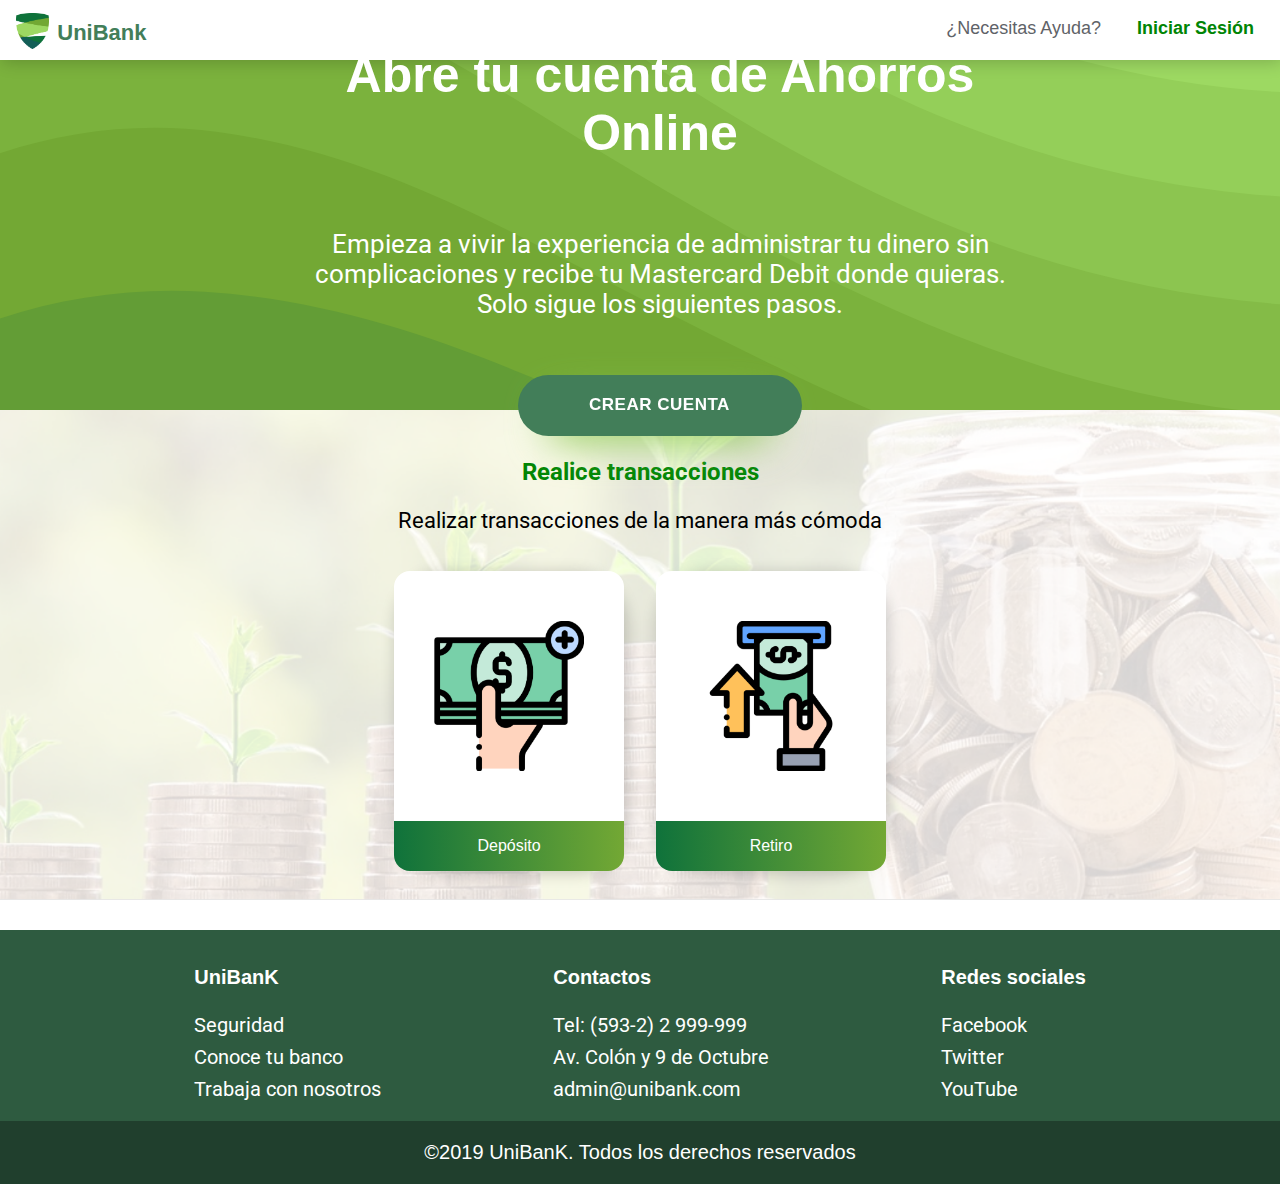
<file: unibank-master/index.html>
<!DOCTYPE html>
<html lang="es">
<head>
    <meta charset="UTF-8">
    <meta name="viewport" content="width=device-width, initial-scale=1.0">
    <meta http-equiv="X-UA-Compatible" content="ie=edge">
    <title>UniBanK</title>
    <link rel="stylesheet" href="./css/estilos.css">

</head>
<body>
    <nav>
    <ul>
      <li class="itemsLeft">
        <ul>
          <li class="imgLogo">
               <a href="#"><img src="./src/img/logo.png" alt="logo" height="36">
               </a>
              </li>
          <li class="txtLogo">
            <a href="#"><p>UniBank</p></a>
          </li>
        </ul>
      </li>

      <li class="itemsRight">
        <ul>
          <li>
            <div class="iniciarS">
              <a href="./src/view/login.html" ><button type="button" name="logIn">Iniciar Sesión</button></a>
            </div>
          </li>
          <li>
            <div class="Ayuda">
              <a href="#">
                  <button type="button" name="signUp">¿Necesitas Ayuda?</button>
              </a>
            </div>
          </li>
        </ul>
      </li>
    </ul>
  </nav>
  <div class="banner">

  </div>

  <div class="overBanner">
    <div class="subBanner">
      <ul>
        <li>
          <h2>Abre tu cuenta de Ahorros Online</h2>
        </li>
        <li>
          <p>Empieza a vivir la experiencia de administrar tu dinero sin complicaciones y recibe tu Mastercard Debit donde quieras. Solo sigue los siguientes pasos.</p>
        </li>
        <li>
          <a href="./src/view/Registro.html" class="fancy-button bg-gradient4">
            <span><i class="fa fa-envelope"></i><b>Crear Cuenta</b></span>
          </a>
        </li>
      </ul>
    </div>
  </div>
    <br>
    <div class="topTransacciones">
      <h2>Realice transacciones</h2>
      <p>Realizar transacciones de la manera más cómoda</p>
    </div>
    <div class="transacciones">
      <div class="card">
        <div class="bodyCard">
          <img src="./src/img/deposito.png" width="150">
        </div>
        <div class="footerCard">
          <a href="./src/view/deposito.html">Depósito</a>
        </div>
      </div>

      <div class="card">
        <div class="bodyCard">
          <img src="./src/img/retiro.png" width="150">
        </div>
        <div class="footerCard">
          <a href="./src/view/retiro.html">Retiro</a>
        </div>
      </div>
    </div>
    <br>

    <footer>
      <div class="footer1">
        <div class="subFooter1">
          <p>UniBanK</p>
          <ul>
            <li>
              <a href="#">Seguridad</a>
            </li>
            <li>
              <a href="#">Conoce tu banco</a>
            </li>
            <li>
              <a href="#">Trabaja con nosotros</a>
            </li>
          </ul>
        </div>
        <div class="subFooter2">
          <p>Contactos</p>
          <ul>
            <li>
              <a href="#">Tel: (593-2) 2 999-999</a>
            </li>
            <li>
              <a href="#">Av. Colón y 9 de Octubre</a>
            </li>
            <li>
              <a href="#">admin@unibank.com</a>
            </li>
          </ul>
        </div>

        <div class="subFooter3">
          <p>Redes sociales</p>
          <ul>
            <li>
              <a href="#">Facebook</a>
            </li>
            <li>
              <a href="#">Twitter</a>
            </li>
            <li>
              <a href="#">YouTube</a>
            </li>
          </ul>
        </div>
      </div>
      <div class="footer2">
        <p>©2019 UniBanK. Todos los derechos reservados</p>
      </div>
    </footer>
</body>
</html>
</file>
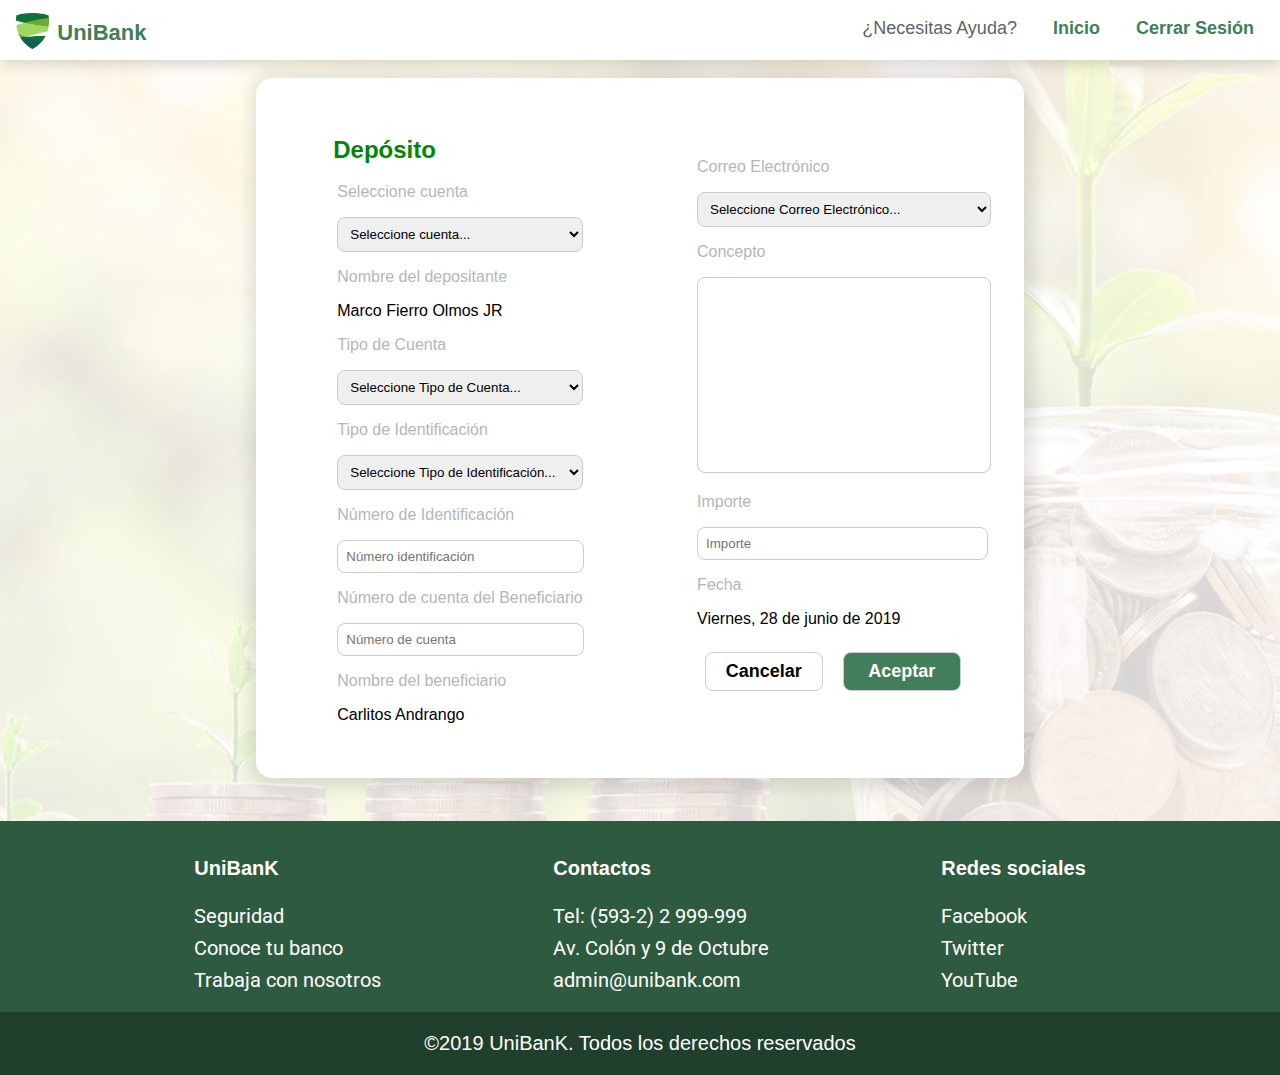
<file: unibank-master/src/view/deposito.html>
<!DOCTYPE html>
<html lang="en" dir="ltr">
  <head>
    <meta charset="utf-8">
    <title>UniBanK</title>
    <link rel="stylesheet" href="../../css/deposito.css">
    <title></title>
  </head>
  <body>
    <nav>
      <ul>
        <li class="itemsLeft">
          <ul>
            <li class="imgLogo">
                 <a href="../../index.html"><img src="../../src/img/logo.png" alt="logo" height="36">
                 </a>
                </li>
            <li class="txtLogo">
              <a href="../../index.html"><p>UniBank</p></a>
            
            </li>
          </ul>
        </li>

        <li class="itemsRight">
          <ul>
            <li>
              <div class="iniciarS">
                <a href="../unibank-master/src/view/login.html"><button type="button" name="logIn">Cerrar Sesión</button></a>
              </div>
            </li>
            <li>
              <div class="iniciarS">
                <a href="../../index.html"><button type="button" name="logIn">Inicio</button></a>
              </div>
            </li>
            <li>
              <div class="crearC">
                <button type="button" name="signUp">¿Necesitas Ayuda?</button>
              </div>
            </li>
          </ul>
        </li>
      </ul>
    </nav>
    <br>
    <div class="cardDep">
        
        <div class="row">
             <div class="col1">
                <div class="formMain">
                    <h2>Depósito</h2>
                    <ul>
                        <li>
                            <p>Seleccione cuenta</p>
                            <select id="selectC" name="selectC">
                            <option value="c1">Seleccione cuenta...</option>
                            <option value="c1">123456789</option>
                            <option value="c2">987654231</option>
                            </select>
                        </li>
                        <li>
                            <p>Nombre del depositante</p>
                            <p id="subP">Marco Fierro Olmos JR</p>
                        </li>
                         <li>
                            <p>Tipo de Cuenta</p>
                            <select id="cuenta" name="cuenta">
                            <option value="Cuenta">Seleccione Tipo de Cuenta...</option>
                            <option value="ahorros">Ahorros</option>
                            <option value="corriente">Corriente</option>
                            </select>
                        </li>
                        <li>
                            <p>Tipo de Identificación</p>
                            <select id="identificacion" name="identificacion">
                            <option value="identificacion">Seleccione Tipo de Identificación...</option>
                            <option value="cedula">Cédula</option>
                            <option value="pasaporte">Pasaporte</option>
                            <option value="ruc">R.U.C</option>
                            </select>
                        </li>
                        <li>
                            <p>Número de Identificación</p>
                            <input type="number" placeholder="Número identificación">
                        </li>
                        <li>
                            <p>Número de cuenta del Beneficiario</p>
                            <input type="text" placeholder="Número de cuenta">
                        </li>
                        <li>
                            <p>Nombre del beneficiario</p>
                            <p id="subP">Carlitos Andrango</p>
                        </li>
                    </ul>
                </div>
            </div>
            <div class="col2">
                <div class="formMain2">
                    <ul>
                        
                        <li>
                            <p>Correo Electrónico</p>
                            <select id="correo" name="correo">
                            <option value="correo">Seleccione Correo Electrónico...</option>
                            <option value="correo">marcos_olmos@gmail.com</option>
                            <option value="correo">mfierro@hotmail.es</option>
                            </select>
                        </li>
                        
                        <li>
                            <p>Concepto</p>
                            <textarea name="" id="" cols="30" rows="10"></textarea>
                        </li>
                        <li>
                            <p>Importe</p>
                            <input type="number" placeholder="Importe">
                        </li>
                        <li>
                                <p>Fecha</p>
                                <p id="subP">Viernes, 28 de junio de 2019</p>
                            </li>
                        <li>
                            <button type="submit" id="btn2">Cancelar</button>
                            <button type="submit" id="btn1">Aceptar</button>
                            
                        </li>
                    </ul>
                </div>
            </div>
          </div>
    </div>
    
    <br>
    <footer>
      <div class="footer1">
        <div class="subFooter1">
          <p>UniBanK</p>
          <ul>
            <li>
              <a href="#">Seguridad</a>
            </li>
            <li>
              <a href="#">Conoce tu banco</a>
            </li>
            <li>
              <a href="#">Trabaja con nosotros</a>
            </li>
          </ul>
        </div>
        <div class="subFooter2">
          <p>Contactos</p>
          <ul>
            <li>
              <a href="#">Tel: (593-2) 2 999-999</a>
            </li>
            <li>
              <a href="#">Av. Colón y 9 de Octubre</a>
            </li>
            <li>
              <a href="#">admin@unibank.com</a>
            </li>
          </ul>
        </div>

        <div class="subFooter3">
          <p>Redes sociales</p>
          <ul>
            <li>
              <a href="#">Facebook</a>
            </li>
            <li>
              <a href="#">Twitter</a>
            </li>
            <li>
              <a href="#">YouTube</a>
            </li>
          </ul>
        </div>
      </div>
      <div class="footer2">
        <p>©2019 UniBanK. Todos los derechos reservados</p>
      </div>
    </footer>
  </body>
</html>
</file>
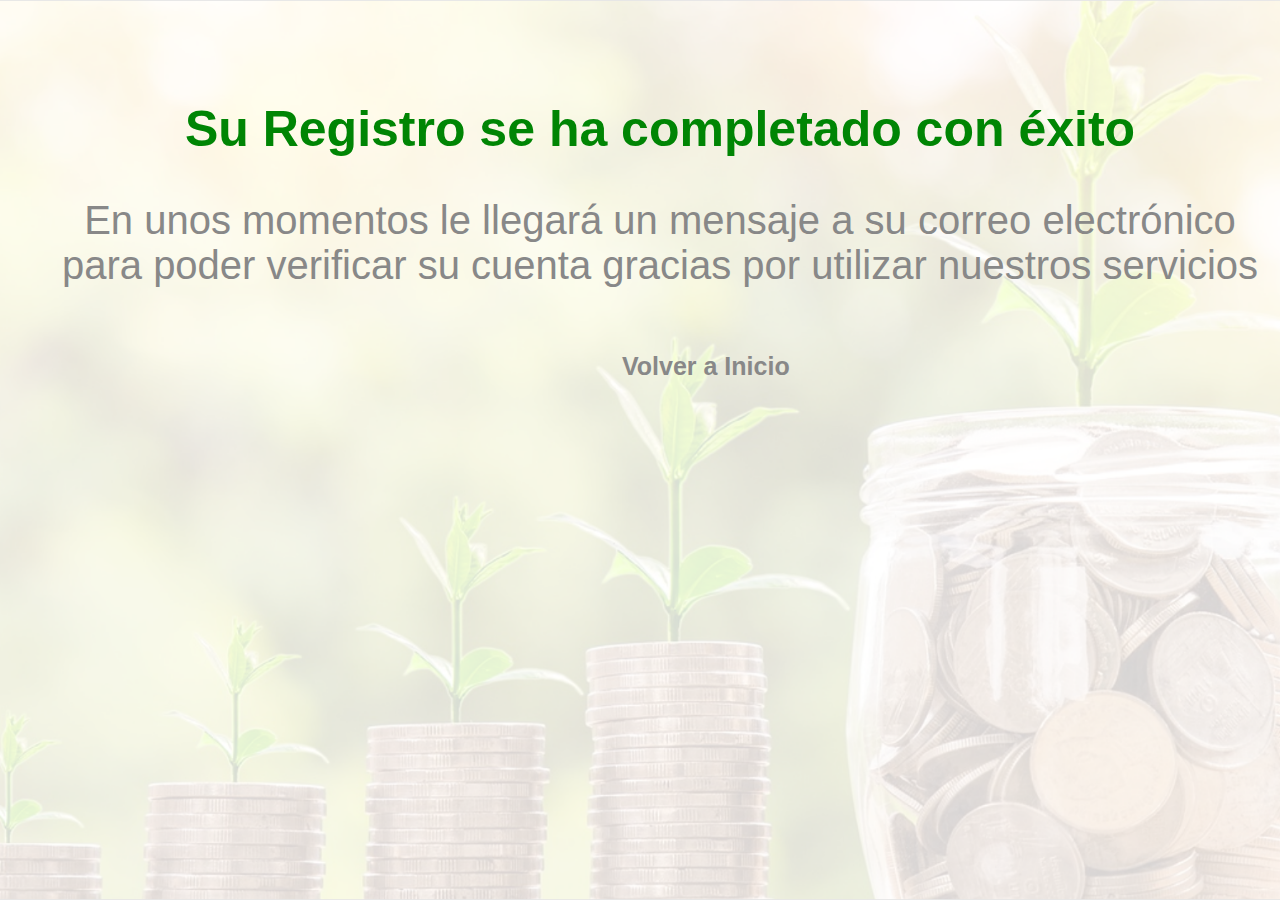
<file: unibank-master/src/view/finregistro.html>
<!DOCTYPE html>
<html lang="es">
<head>
    <meta charset="UTF-8">
    <meta name="viewport" content="width=device-width, initial-scale=1.0">
    <meta http-equiv="X-UA-Compatible" content="ie=edge">
    <title>Registro</title>
    <link rel="stylesheet" href="../../css/finregistro.css">
</head>
<body>
    <nav>
        <ul>
            <li>
    <h1>Su Registro se ha completado con éxito</h1>
    <p>En unos momentos le llegará un mensaje a su correo electrónico para poder verificar su cuenta gracias por utilizar nuestros servicios</p>
            </li>
        </ul>
    </nav>
    <nav>
        <ul>
            <li>
                <div class="iniciarS">
                  <a href="../../index.html"><button type="button" name="logIn">Volver a Inicio</button></a>
                </div>
              </li>
        </ul>
    </nav>
    
</body>

</html>
</file>
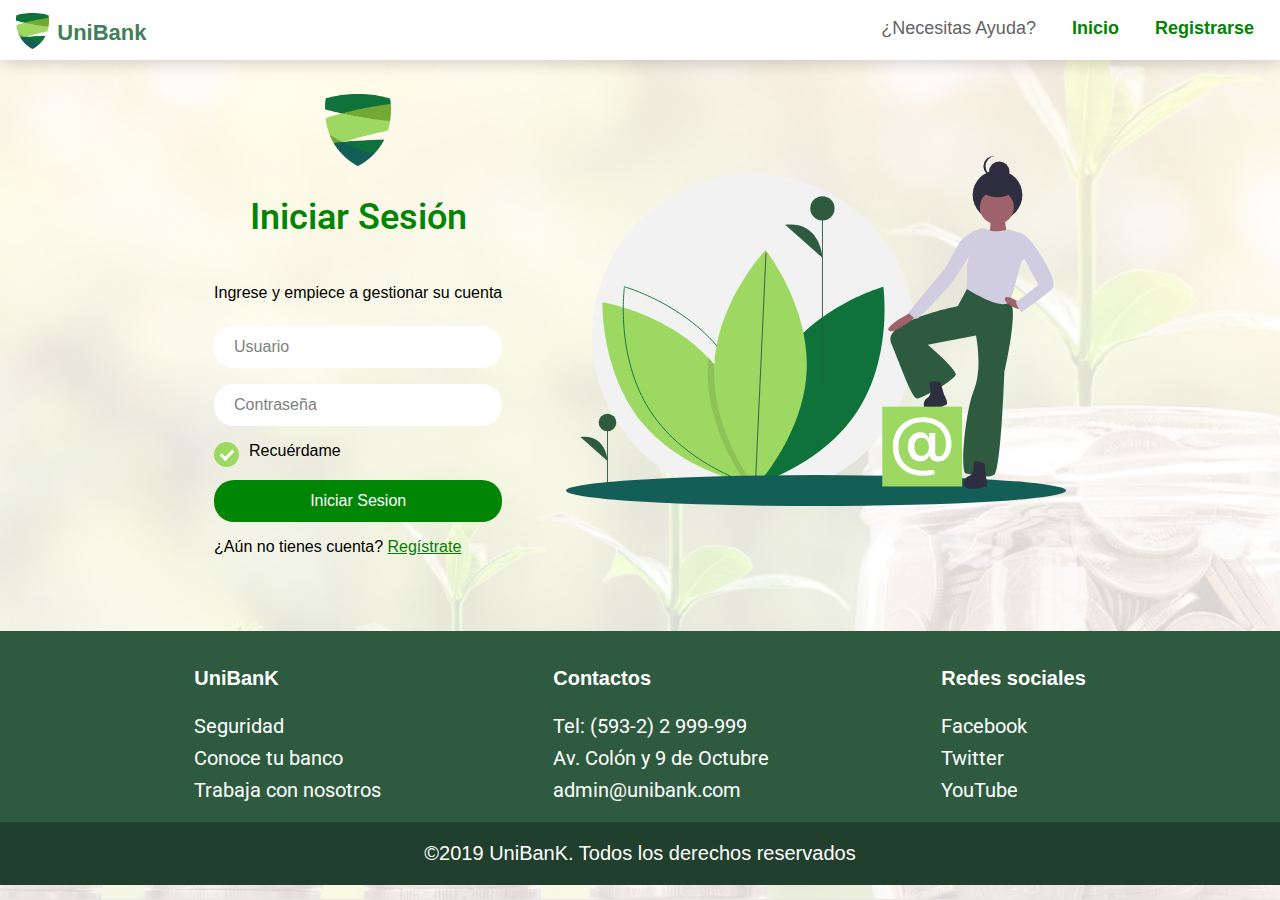
<file: unibank-master/src/view/login.html>
<!DOCTYPE html>
<html lang="en" dir="ltr">
  <head>
    <meta charset="utf-8">
    <title>UniBanK</title>
    <link rel="stylesheet" href="../../css/login.css">
    <title></title>
  </head>
  <body>
    <nav>
      <ul>
        <li class="itemsLeft">
          <ul>
            <li class="imgLogo">
                 <a href="../../index.html"><img src="../../src/img/logo.png" alt="logo" height="36">
                 </a>
                </li>
            <li class="txtLogo">
              <a href="../../index.html"><p>UniBank</p></a>
            
            </li>
          </ul>
        </li>

        <li class="itemsRight">
          <ul>
            <li>
              <div class="iniciarS">
                <a href="./Registro.html"><button type="button" name="logIn">Registrarse</button></a>
              </div>
            </li>
            <li>
              <div class="iniciarS">
                <a href="../../index.html"><button type="button" name="logIn">Inicio</button></a>
              </div>
            </li>
            <li>
              <div class="crearC">
                <button type="button" name="signUp">¿Necesitas Ayuda?</button>
              </div>
            </li>
          </ul>
        </li>
      </ul>
    </nav>
    <br>
    <div class="row">
      <div class="col1">
        <div class="headCol1">
          <ul>
            <li>
              <img src="../../src/img/logo.png" alt="logo" height="72">
            </li>
            <li>
              <h2>Iniciar Sesión</h2>
            </li>
            <li>
              <p>Ingrese y empiece a gestionar su cuenta</p>
            </li>
          </ul>
        </div>
        <form class="" action="index.html" method="post">
          <ul>
            <li>
              <input type="text" name="input" placeholder="Usuario">
            </li>
            <li>
              <input type="password" name="input" placeholder="Contraseña">
            </li>
            <li>
              <div class="checkCol1">
                <label class="container">Recuérdame
                  <input type="checkbox" checked="checked">
                  <span class="checkmark"></span>
                </label>
              </div>

            </li>
            <li>
              <button type="button" name="button" onclick="window.location.href='./deposito.html'"/>Iniciar Sesion</button>
            </li>
            <li>
              <p>¿Aún no tienes cuenta? <a href="./Registro.html">Regístrate</a></p>
            </li>
          </ul>
        </form>
      </div>
      <div class="col2">
        <img src="../../src/img/login/loginUI.svg" alt="logoUI" height="350">
      </div>
    </div>
    <br>
    <footer>
      <div class="footer1">
        <div class="subFooter1">
          <p>UniBanK</p>
          <ul>
            <li>
              <a href="#">Seguridad</a>
            </li>
            <li>
              <a href="#">Conoce tu banco</a>
            </li>
            <li>
              <a href="#">Trabaja con nosotros</a>
            </li>
          </ul>
        </div>
        <div class="subFooter2">
          <p>Contactos</p>
          <ul>
            <li>
              <a href="#">Tel: (593-2) 2 999-999</a>
            </li>
            <li>
              <a href="#">Av. Colón y 9 de Octubre</a>
            </li>
            <li>
              <a href="#">admin@unibank.com</a>
            </li>
          </ul>
        </div>

        <div class="subFooter3">
          <p>Redes sociales</p>
          <ul>
            <li>
              <a href="#">Facebook</a>
            </li>
            <li>
              <a href="#">Twitter</a>
            </li>
            <li>
              <a href="#">YouTube</a>
            </li>
          </ul>
        </div>
      </div>
      <div class="footer2">
        <p>©2019 UniBanK. Todos los derechos reservados</p>
      </div>
    </footer>
  </body>
</html>
</file>
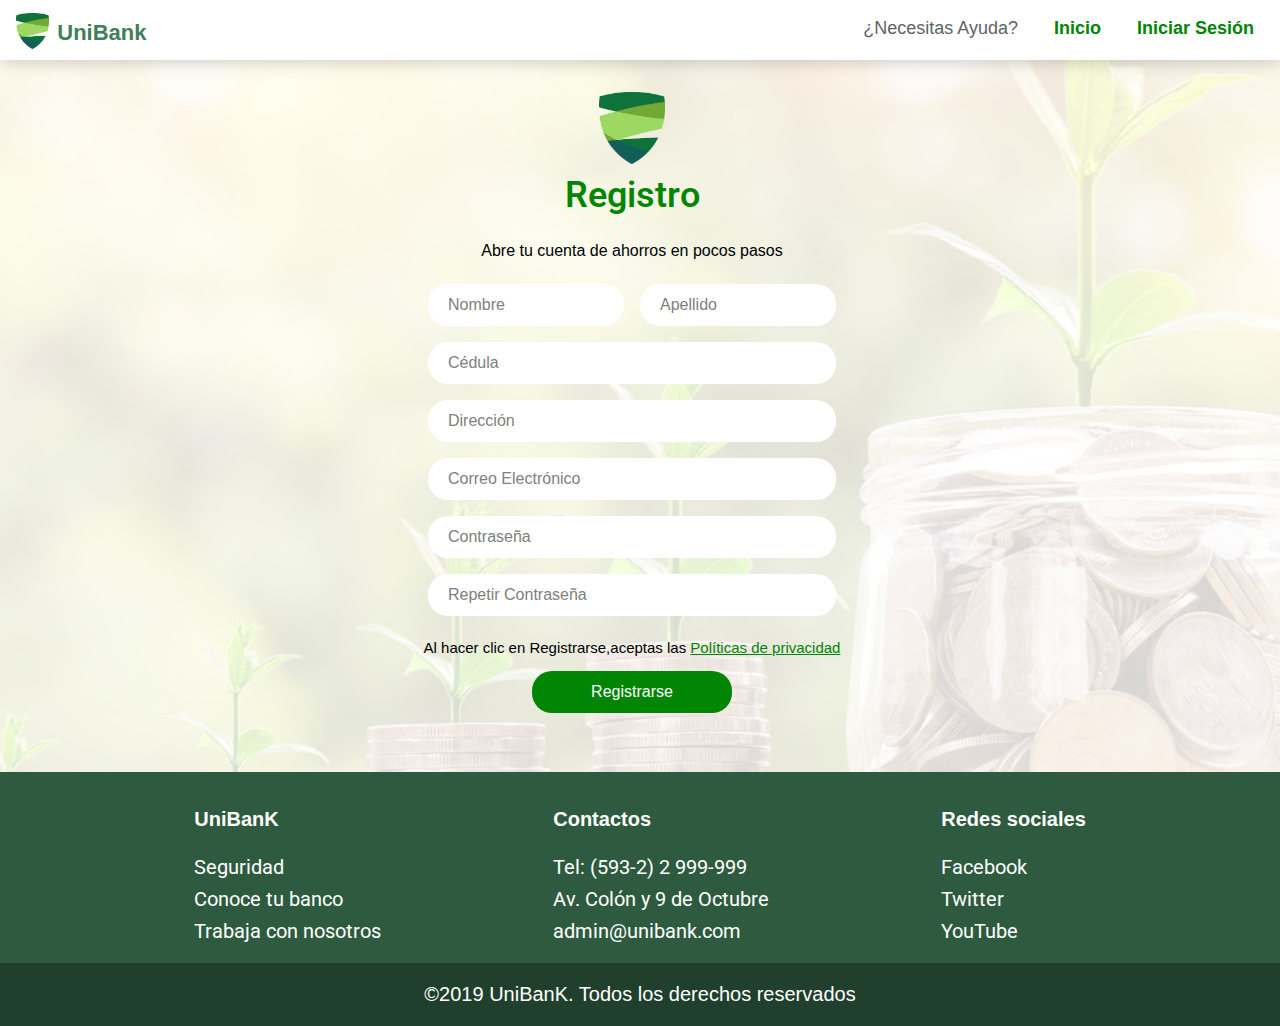
<file: unibank-master/src/view/Registro.html>
<!DOCTYPE html>
<html lang="en" dir="ltr">
  <head>
    <meta charset="utf-8">
    <title>UniBanK</title>
    <link rel="stylesheet" href="../../css/registro.css">
    <title></title>
  </head>
  <body>
    <nav>
      <ul>
        <li class="itemsLeft">
          <ul>
            <li class="imgLogo">
                 <a href="C:\Users\HP\Desktop\unibank-master\index.html"><img src="../../src/img/logo.png" alt="logo" height="36">
                 </a>
                </li>
            <li class="txtLogo">
            <a href="C:\Users\HP\Desktop\unibank-master\index.html"><p>UniBank</p></a> 
            </li>
          </ul>
        </li>

        <li class="itemsRight">
          <ul>
            <li>
              <div class="iniciarS">
                <a href="C:\Users\HP\Desktop\unibank-master\src\view\login.html"><button type="button" name="logIn">Iniciar Sesión</button></a>
              </div>
            </li>
            <li>
              <div class="iniciarS">
                <a href="C:\Users\HP\Desktop\unibank-master\index.html"><button type="button" name="logIn">Inicio</button></a>
              </div>
            </li>
            <li>
              <div class="crearC">
                <button type="button" name="signUp">¿Necesitas Ayuda?</button>
              </div>
            </li>
          </ul>
        </li>
      </ul>
    </nav>
    <br>
    <br>
    <div class="row">
      <div class="col1">
        <div class="headCol1">
          <ul>
            <li>
              <img src="../../src/img/logo.png" alt="logo"  height="72">
            </li>
            <li>
              <h2>Registro</h2>
            </li>
            <li>
              <p>Abre tu cuenta de ahorros en pocos pasos</p>
            </li>
          </ul>
        </div>
        <form class="" action="index.html" method="post">
          <ul>
            <li>
              <div class="nombres">
                <input class="subNombres1" type="text" name="input" placeholder="Nombre">
                <input class="subNombres2" type="text" name="input" placeholder="Apellido">
              </div>
            </li>
            <li>
                <input type="number" name="input" placeholder="Cédula">
            </li>
            <li>
                <input type="text" name="input" placeholder="Dirección">
            </li>
            <li>
                <input type="email" name="input" placeholder="Correo Electrónico">
            </li>
            <li>
                <input type="password" name="input" placeholder="Contraseña">
            </li>
            <li>
                <input type="password" name="input" placeholder="Repetir Contraseña">
            </li>
            <li>
              <p>Al hacer clic en Registrarse,</p>
              <p>aceptas las <a href="">Políticas de privacidad</a></p>
            </li>
            <li>
              <div class="btnRegistro">
                <a href="C:\Users\HP\Desktop\unibank-master\src\view\finregistro.html"><button type="button" name="button">Registrarse</button></a> 
              </div>
            </li>
            
          </ul>
        </form>
      </div>
      
    </div>
    <br>
    <footer>
      <div class="footer1">
        <div class="subFooter1">
          <p>UniBanK</p>
          <ul>
            <li>
              <a href="#">Seguridad</a>
            </li>
            <li>
              <a href="#">Conoce tu banco</a>
            </li>
            <li>
              <a href="#">Trabaja con nosotros</a>
            </li>
          </ul>
        </div>
        <div class="subFooter2">
          <p>Contactos</p>
          <ul>
            <li>
              <a href="#">Tel: (593-2) 2 999-999</a>
            </li>
            <li>
              <a href="#">Av. Colón y 9 de Octubre</a>
            </li>
            <li>
              <a href="#">admin@unibank.com</a>
            </li>
          </ul>
        </div>

        <div class="subFooter3">
          <p>Redes sociales</p>
          <ul>
            <li>
              <a href="#">Facebook</a>
            </li>
            <li>
              <a href="#">Twitter</a>
            </li>
            <li>
              <a href="#">YouTube</a>
            </li>
          </ul>
        </div>
      </div>
      <div class="footer2">
        <p>©2019 UniBanK. Todos los derechos reservados</p>
      </div>
    </footer>
  </body>
</html>
</file>
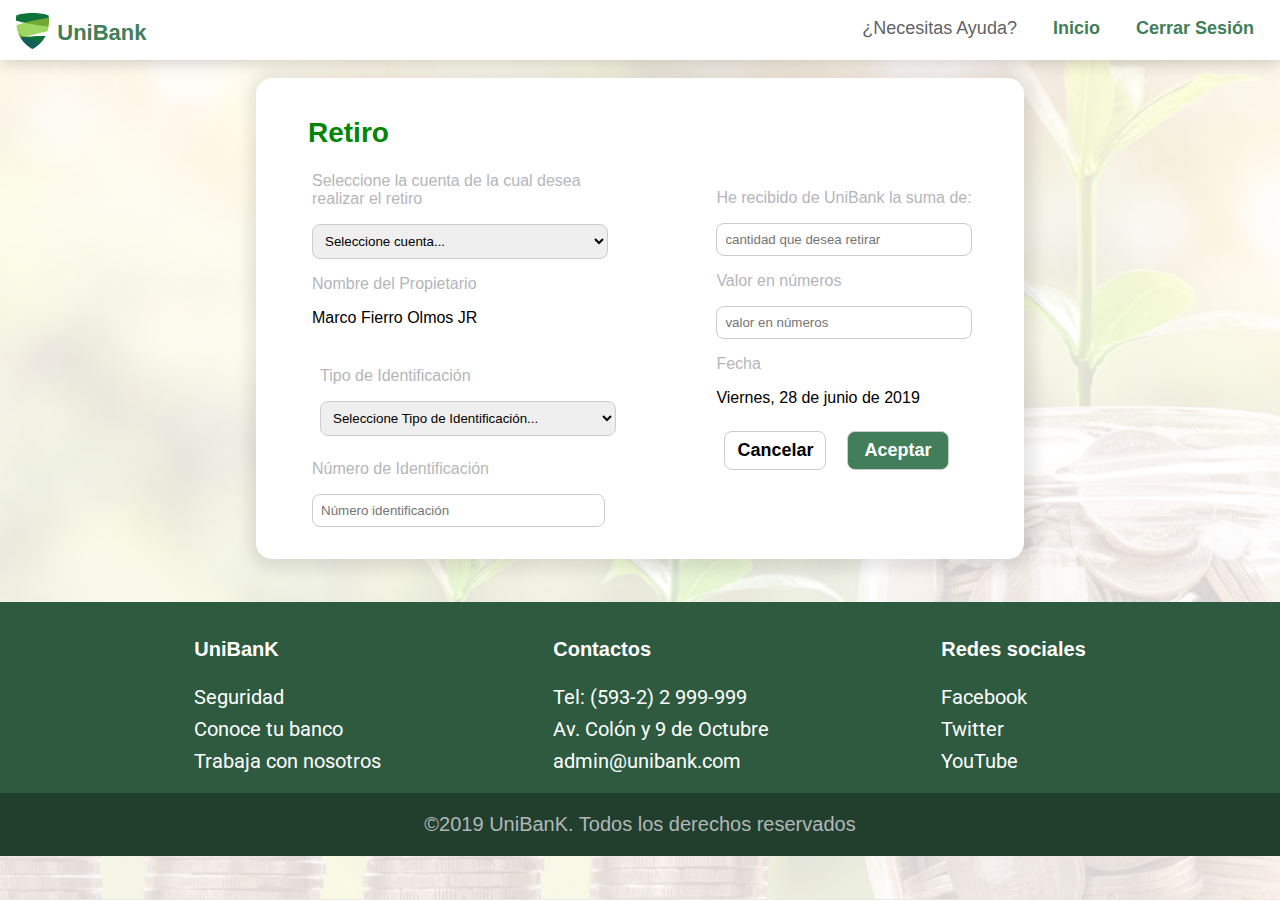
<file: unibank-master/src/view/retiro.html>
<!DOCTYPE html>
<html lang="en" dir="ltr">
  <head>
    <meta charset="utf-8">
    <title>UniBanK</title>
    <link rel="stylesheet" href="../../css/retiro.css">
    <title></title>
  </head>
  <body>
    <nav>
      <ul>
        <li class="itemsLeft">
          <ul>
            <li class="imgLogo">
                 <a href="../../index.html"><img src="../../src/img/logo.png" alt="logo" height="36">
                 </a>
                </li>
            <li class="txtLogo">
              <a href="../../index.html"><p>UniBank</p></a>
            
            </li>
          </ul>
        </li>

        <li class="itemsRight">
          <ul>
            <li>
              <div class="iniciarS">
                <a href="../../src/view/login.html"><button type="button" name="logIn">Cerrar Sesión</button></a>
              </div>
            </li>
            <li>
              <div class="iniciarS">
                <a href="../../index.html"><button type="button" name="logIn">Inicio</button></a>
              </div>
            </li>
            <li>
              <div class="crearC">
                <button type="button" name="signUp">¿Necesitas Ayuda?</button>
              </div>
            </li>
          </ul>
        </li>
      </ul>
    </nav>
    <br>
    <div class="cardDep">
        
        <div class="row">
             <div class="col1">
                <div class="formMain">
                    <h2>Retiro</h2>
                    <ul>
                        <li>
                            <p>Seleccione la cuenta de la cual desea realizar el retiro</p>
                            <select id="selectC" name="selectC">
                            <option value="c1">Seleccione cuenta...</option>
                            <option value="c1">123456789</option>
                            <option value="c2">987654231</option>
                            </select>
                        </li>
                        <li>
                            <p>Nombre del Propietario</p>
                            <p id="subP">Marco Fierro Olmos JR</p>
                        </li>
                          <li class="identificacion">
                            <p>Tipo de Identificación</p>
                            <select id="identificacion" name="identificacion">
                            <option value="identificacion">Seleccione Tipo de Identificación...</option>
                            <option value="cedula">Cédula</option>
                            <option value="pasaporte">Pasaporte</option>
                            <option value="ruc">R.U.C</option>
                            </select>
                          </li>
                            
                     
                        <li>
                            <p>Número de Identificación</p>
                            <input type="number" placeholder="Número identificación">
                        </li>
                       
                    </ul>
                </div>
            </div>
            <div class="col2">
                <div class="formMain2">
                    <ul>
                     
                        
                        <li>
                            <p>He recibido de UniBank la suma de:</p>
                            <input type="text" placeholder="cantidad que desea retirar">
                        </li>
                        <li>
                            <p>Valor en números</p>
                            <input type="number" placeholder="valor en números">
                        </li>
                        <li>
                                <p>Fecha</p>
                                <p id="subP">Viernes, 28 de junio de 2019</p>
                            </li>
                        <li>
                            <button type="submit" id="btn2">Cancelar</button>
                            <button type="submit" id="btn1">Aceptar</button>
                            
                        </li>
                    </ul>
                </div>
            </div>
          </div>
    </div>
    
    <br>
    <footer>
      <div class="footer1">
        <div class="subFooter1">
          <p>UniBanK</p>
          <ul>
            <li>
              <a href="#">Seguridad</a>
            </li>
            <li>
              <a href="#">Conoce tu banco</a>
            </li>
            <li>
              <a href="#">Trabaja con nosotros</a>
            </li>
          </ul>
        </div>
        <div class="subFooter2">
          <p>Contactos</p>
          <ul>
            <li>
              <a href="#">Tel: (593-2) 2 999-999</a>
            </li>
            <li>
              <a href="#">Av. Colón y 9 de Octubre</a>
            </li>
            <li>
              <a href="#">admin@unibank.com</a>
            </li>
          </ul>
        </div>

        <div class="subFooter3">
          <p>Redes sociales</p>
          <ul>
            <li>
              <a href="#">Facebook</a>
            </li>
            <li>
              <a href="#">Twitter</a>
            </li>
            <li>
              <a href="#">YouTube</a>
            </li>
          </ul>
        </div>
      </div>
      <div class="footer2">
        <p>©2019 UniBanK. Todos los derechos reservados</p>
      </div>
    </footer>
  </body>
</html>
</file>
<file: unibank-master/css/estilos.css>
/* Mixins */
/* bg shortcodes */
@import url("https://fonts.googleapis.com/css?family=Roboto:300&display=swap");
.bg-gradient1 span,
.bg-gradient1:before {
  background: #52A0FD;
  background: -moz-linear-gradient(left, #52A0FD 0%, #00e2fa 80%, #00e2fa 100%);
  background: -webkit-linear-gradient(left, #52A0FD 0%, #00e2fa 80%, #00e2fa 100%);
  background: linear-gradient(to right, #52A0FD 0%, #00e2fa 80%, #00e2fa 100%); }

.bg-gradient2 span,
.bg-gradient2:before {
  background: #44ea76;
  background: -moz-linear-gradient(left, #44ea76 0%, #39fad7 80%, #39fad7 100%);
  background: -webkit-linear-gradient(left, #44ea76 0%, #39fad7 80%, #39fad7 100%);
  background: linear-gradient(to right, #44ea76 0%, #39fad7 80%, #39fad7 100%); }

.bg-gradient3 span,
.bg-gradient3:before {
  background: #fa6c9f;
  background: -moz-linear-gradient(left, #fa6c9f 0%, #ffe140 80%, #ffe140 100%);
  background: -webkit-linear-gradient(left, #fa6c9f 0%, #ffe140 80%, #ffe140 100%);
  background: linear-gradient(to right, #fa6c9f 0%, #ffe140 80%, #ffe140 100%); }

.bg-gradient4 span,
.bg-gradient4:before {
  background: #9DD962;
  background: -moz-linear-gradient(left, #9DD962 0%, #9DD962 80%, #9DD962 100%);
  background: -webkit-linear-gradient(left, #9DD962 0%, #9DD962 80%, #9DD962 100%);
  background: linear-gradient(to right, #9DD962 0%, #9DD962 80%, #9DD962 100%); }

/* General */
.wrapper {
  margin: 5% auto;
  text-align: center;
  transform-style: perserve-3d;
  perspective: 800px; }

a {
  text-decoration: none; }
  a:hover, a:focus, a:active {
    text-decoration: none; }

/* fancy Button */
.fancy-button {
  display: inline-block;
  margin: 30px;
  font-family: 'Montserrat', Helvetica, Arial, sans-serif;
  font-size: 17px;
  letter-spacing: 0.03em;
  text-transform: uppercase;
  color: #ffffff;
  position: relative; }
  .fancy-button:before {
    content: '';
    display: inline-block;
    height: 40px;
    position: absolute;
    bottom: -5px;
    left: 30px;
    right: 30px;
    z-index: -1;
    border-radius: 30em;
    filter: blur(20px) brightness(0.95);
    transform-style: preserve-3d;
    transition: all 0.3s ease-out; }
  .fancy-button i {
    margin-top: -1px;
    margin-right: 20px;
    font-size: 1.265em;
    vertical-align: middle; }
  .fancy-button span {
    display: inline-block;
    padding: 18px 60px;
    border-radius: 50em;
    position: relative;
    z-index: 2;
    will-change: transform, filter;
    transform-style: preserve-3d;
    transition: all 0.3s ease-out; }
  .fancy-button:focus, .fancy-button:active {
    color: #ffffff; }
  .fancy-button:hover {
    color: #ffffff; }
    .fancy-button:hover span {
      filter: brightness(1.05) contrast(1.05);
      transform: scale(0.95); }
    .fancy-button:hover:before {
      bottom: 0;
      filter: blur(10px) brightness(0.95); }
  .fancy-button.pop-onhover:before {
    opacity: 0;
    bottom: 10px; }
  .fancy-button.pop-onhover:hover:before {
    bottom: -7px;
    opacity: 1;
    filter: blur(20px); }
  .fancy-button.pop-onhover:hover span {
    transform: scale(1.04); }
  .fancy-button.pop-onhover:hover:active span {
    filter: brightness(1) contrast(1);
    transform: scale(1);
    transition: all 0.15s ease-out; }
  .fancy-button.pop-onhover:hover:active:before {
    bottom: 0;
    filter: blur(10px) brightness(0.95);
    transition: all 0.2s ease-out; }

footer .footer1 .subFooter1, footer .footer1 .subFooter2, footer .footer1 .subFooter3 {
  float: left;
  padding: 16px 86px; }
  footer .footer1 .subFooter1 ul, footer .footer1 .subFooter2 ul, footer .footer1 .subFooter3 ul {
    list-style: none;
    padding: 0;
    margin: 0; }
    footer .footer1 .subFooter1 ul li, footer .footer1 .subFooter2 ul li, footer .footer1 .subFooter3 ul li {
      color: #fff;
      padding-top: 4px;
      padding-bottom: 4px;
      font-family: "Roboto", sans-serif;
      text-decoration: none; }
  footer .footer1 .subFooter1 p, footer .footer1 .subFooter2 p, footer .footer1 .subFooter3 p {
    color: #fff;
    font-weight: bold; }

body {
  background: url(../src/img/fondo.png);
  background-repeat: no-repeat;
  background-size: cover;
  background-attachment: fixed;
  background-position: center;
  margin: 0;
  padding: 0; }
  body nav {
    font-family: "Product Sans", Arial, sans-serif;
    background-color: #fff;
    height: 60px;
    width: 100%;
    box-shadow: 2px 2px 16px rgba(0, 0, 0, 0.2); }
    body nav ul {
      list-style: none;
      padding: 0;
      margin: 0; }
      body nav ul .itemsLeft {
        justify-content: center;
        align-items: center;
        float: left;
        display: block; }
        body nav ul .itemsLeft ul {
          list-style: none;
          align-items: center;
          display: flex; }
          body nav ul .itemsLeft ul li {
            list-style: none; }
          body nav ul .itemsLeft ul .txtLogo {
            padding-top: 20px;
            padding-bottom: 20px;
            list-style: none;
            font-weight: 550;
            font-size: 22px; }
            body nav ul .itemsLeft ul .txtLogo p {
              color: #427E59;
              padding: 0;
              margin: 0; }
            body nav ul .itemsLeft ul .txtLogo p:hover {
              color: #2e5b40;
              transition: .3s; }
          body nav ul .itemsLeft ul .imgLogo {
            padding-left: 16px;
            padding-right: 8px; }
      body nav ul .itemsRight ul {
        list-style: none;
        padding-right: 8px; }
        body nav ul .itemsRight ul li {
          list-style: none;
          float: right;
          list-style: none;
          padding-left: 8px;
          padding-right: 8px; }
          body nav ul .itemsRight ul li .iniciarS button {
            margin-top: 8px;
            margin-bottom: 8px;
            border: 0;
            background-color: #fff;
            padding: 10px;
            font-size: 18px;
            border-radius: 22px;
            color: #008504;
            font-weight: 600; }
          body nav ul .itemsRight ul li .iniciarS button:hover {
            background-color: #c5ff8c;
            color: #008504;
            transition: .6s; }
          body nav ul .itemsRight ul li .Ayuda button {
            margin-top: 8px;
            margin-bottom: 8px;
            border: 0;
            background-color: #fff;
            padding: 10px;
            font-size: 18px;
            border-radius: 22px;
            color: #5F6368; }
          body nav ul .itemsRight ul li .Ayuda button:hover {
            background-color: rgba(0, 0, 0, 0.1);
            color: #5f6368;
            transition: .2s; }

.menu {
  border: 0px solid #000;
  margin-top: 60px;
  justify-content: center;
  display: list-item; }
  .menu ul {
    display: flex;
    justify-content: space-between;
    margin-right: 315px;
    margin-left: 260px;
    font-size: 30px;
    padding: 10px 5px 10px 5px; }
  .menu li {
    list-style: none;
    margin-top: 5px; }
    .menu li a {
      font-family: "Product Sans", Arial, sans-serif;
      margin-top: 8px;
      margin-bottom: 8px;
      border: 0;
      padding: 10px;
      font-size: 40px;
      border-radius: 22px;
      color: #427E59;
      text-decoration: none; }
    .menu li a:hover {
      background-color: rgba(0, 0, 0, 0.1);
      color: #427E59;
      transition: .2s; }

.topTransacciones {
  margin-top: 380px; }
  .topTransacciones h2 {
    text-align: center;
    font-family: "Roboto", sans-serif;
    color: #008504; }
  .topTransacciones p {
    font-family: "Roboto", sans-serif;
    font-size: 22px;
    text-align: center; }

.transacciones {
  display: flex;
  justify-content: center;
  align-items: center; }
  .transacciones .card {
    width: 230px;
    border-radius: 50px;
    margin: 16px;
    box-shadow: 2px 2px 16px rgba(0, 0, 0, 0.2); }
    .transacciones .card .bodyCard {
      height: 250px;
      align-items: center;
      justify-content: center;
      display: flex;
      background-color: #fff;
      border-top-left-radius: 16px;
      border-top-right-radius: 16px; }
    .transacciones .card .footerCard {
      background-image: linear-gradient(to right, #0F723B, #73A834);
      padding: 16px;
      align-items: center;
      justify-content: center;
      display: flex;
      border-bottom-left-radius: 16px;
      border-bottom-right-radius: 16px; }
      .transacciones .card .footerCard a {
        color: #fff;
        text-decoration: none;
        font-family: "Product Sans", Arial, sans-serif; }
  .transacciones .card:hover {
    box-shadow: 1px 1px 64px rgba(0, 0, 0, 0.2);
    transition: 0.15s;
    font-size: 25px; }
    .transacciones .card:hover .footerCard {
      background-color: #376b4b; }

.options {
  justify-content: center;
  align-items: center;
  display: flex; }
  .options .figura {
    margin-left: 20px;
    margin-right: 100px;
    align-items: center;
    justify-content: center;
    display: flex;
    overflow: hidden;
    float: left;
    height: 220px;
    width: 220px;
    border-radius: 200px;
    box-shadow: 2px 2px 64px rgba(0, 0, 0, 0.3);
    background-color: #fff; }
  .options .figura:hover {
    box-shadow: 2px 2px 32px rgba(15, 114, 59, 0.8);
    color: #5f6368;
    transition: .2s; }
  .options .figura-1 {
    margin-left: 100px;
    overflow: hidden;
    height: 220px;
    width: 220px;
    float: left;
    border-radius: 200px;
    border: 2px solid #000;
    background: #fff; }
  .options .figura-1:hover {
    background-color: rgba(0, 0, 0, 0.1);
    color: #5f6368;
    transition: .2s; }

.banner {
  position: absolute;
  z-index: -1;
  background-color: #0f723b;
  /* background-color: red; */
  background-image: url("data:image/svg+xml,<svg xmlns='http://www.w3.org/2000/svg' width='100%25' height='100%25' viewBox='0 0 1600 800'><g ><path fill='%232c7d3a' d='M486 705.8c-109.3-21.8-223.4-32.2-335.3-19.4C99.5 692.1 49 703 0 719.8V800h843.8c-115.9-33.2-230.8-68.1-347.6-92.2C492.8 707.1 489.4 706.5 486 705.8z'/><path fill='%2340873a' d='M1600 0H0v719.8c49-16.8 99.5-27.8 150.7-33.5c111.9-12.7 226-2.4 335.3 19.4c3.4 0.7 6.8 1.4 10.2 2c116.8 24 231.7 59 347.6 92.2H1600V0z'/><path fill='%23529238' d='M478.4 581c3.2 0.8 6.4 1.7 9.5 2.5c196.2 52.5 388.7 133.5 593.5 176.6c174.2 36.6 349.5 29.2 518.6-10.2V0H0v574.9c52.3-17.6 106.5-27.7 161.1-30.9C268.4 537.4 375.7 554.2 478.4 581z'/><path fill='%23639d36' d='M0 0v429.4c55.6-18.4 113.5-27.3 171.4-27.7c102.8-0.8 203.2 22.7 299.3 54.5c3 1 5.9 2 8.9 3c183.6 62 365.7 146.1 562.4 192.1c186.7 43.7 376.3 34.4 557.9-12.6V0H0z'/><path fill='%2373a834' d='M181.8 259.4c98.2 6 191.9 35.2 281.3 72.1c2.8 1.1 5.5 2.3 8.3 3.4c171 71.6 342.7 158.5 531.3 207.7c198.8 51.8 403.4 40.8 597.3-14.8V0H0v283.2C59 263.6 120.6 255.7 181.8 259.4z'/><path fill='%237bb23d' d='M1600 0H0v136.3c62.3-20.9 127.7-27.5 192.2-19.2c93.6 12.1 180.5 47.7 263.3 89.6c2.6 1.3 5.1 2.6 7.7 3.9c158.4 81.1 319.7 170.9 500.3 223.2c210.5 61 430.8 49 636.6-16.6V0z'/><path fill='%2384bb47' d='M454.9 86.3C600.7 177 751.6 269.3 924.1 325c208.6 67.4 431.3 60.8 637.9-5.3c12.8-4.1 25.4-8.4 38.1-12.9V0H288.1c56 21.3 108.7 50.6 159.7 82C450.2 83.4 452.5 84.9 454.9 86.3z'/><path fill='%238cc550' d='M1600 0H498c118.1 85.8 243.5 164.5 386.8 216.2c191.8 69.2 400 74.7 595 21.1c40.8-11.2 81.1-25.2 120.3-41.7V0z'/><path fill='%2394cf59' d='M1397.5 154.8c47.2-10.6 93.6-25.3 138.6-43.8c21.7-8.9 43-18.8 63.9-29.5V0H643.4c62.9 41.7 129.7 78.2 202.1 107.4C1020.4 178.1 1214.2 196.1 1397.5 154.8z'/><path fill='%239dd962' d='M1315.3 72.4c75.3-12.6 148.9-37.1 216.8-72.4h-723C966.8 71 1144.7 101 1315.3 72.4z'/></g></svg>");
  background-attachment: fixed;
  background-size: cover;
  height: 350px;
  width: 100%;
  padding: 0;
  margin: 0; }

.overBanner {
  position: absolute;
  z-index: 2;
  justify-content: center;
  align-items: center;
  margin-left: 40px;
  display: flex; }
  .overBanner .subBanner {
    justify-content: center;
    align-items: center;
    display: flex;
    height: 350px;
    width: 60%;
    float: left; }
    .overBanner .subBanner ul {
      margin: 0;
      padding: 0; }
      .overBanner .subBanner ul li {
        align-items: center;
        justify-content: center;
        display: flex; }
        .overBanner .subBanner ul li p {
          text-align: center;
          font-family: "Roboto", sans-serif;
          font-size: 26px;
          color: #fff; }
        .overBanner .subBanner ul li h2 {
          text-align: center;
          font-family: "Product Sans", Arial, sans-serif;
          font-size: 50px;
          color: #fff; }
        .overBanner .subBanner ul li a {
          color: black; }
        .overBanner .subBanner ul li span {
          background: #427E59;
          color: #ffff; }
        .overBanner .subBanner ul li b {
          margin-left: -9px;
          margin-right: 12px; }
        .overBanner .subBanner ul li span:hover {
          background: white;
          color: #3f6618; }

footer {
  margin-top: 25px;
  background-color: #2e5b40;
  font-family: "Product Sans", Arial, sans-serif; }
  footer .footer1 {
    justify-content: center;
    align-items: center;
    display: flex;
    font-size: 20px; }
    footer .footer1 a {
      color: #fff;
      text-decoration: none; }
  footer .footer2 {
    justify-content: center;
    align-items: center;
    display: flex;
    background-color: #203f2d;
    color: #fff;
    font-size: 20px; }
  footer .footer1:after {
    display: table;
    clear: both;
    content: ""; }

footer:hover {
  text-decoration: none; }

/*# sourceMappingURL=estilos.css.map */
</file>
<file: unibank-master/css/deposito.css>
@import url("https://fonts.googleapis.com/css?family=Roboto:300&display=swap");
body {
  background: url(../src/img/fondo.png);
  background-repeat: no-repeat;
  background-size: cover;
  background-attachment: fixed;
  background-position: center;
  margin: 0;
  padding: 0; }

footer .footer1 .subFooter1, footer .footer1 .subFooter2, footer .footer1 .subFooter3 {
  float: left;
  padding: 16px 86px; }
  footer .footer1 .subFooter1 ul, footer .footer1 .subFooter2 ul, footer .footer1 .subFooter3 ul {
    list-style: none;
    padding: 0;
    margin: 0; }
    footer .footer1 .subFooter1 ul li, footer .footer1 .subFooter2 ul li, footer .footer1 .subFooter3 ul li {
      color: #fff;
      padding-top: 4px;
      padding-bottom: 4px;
      font-family: "Roboto", sans-serif;
      text-decoration: none; }
  footer .footer1 .subFooter1 p, footer .footer1 .subFooter2 p, footer .footer1 .subFooter3 p {
    color: #fff;
    font-weight: bold; }

body .cardDep .row .col1 .formMain ul li select, body .cardDep .row .col2 .formMain2 ul li select {
  padding: 8px;
  border-radius: 8px;
  border: 1px solid #ccc;
  width: 100%; }
body .cardDep .row .col1 .formMain ul li p, body .cardDep .row .col2 .formMain2 ul li p {
  color: #b4b6ba; }
body .cardDep .row .col1 .formMain ul li #subP, body .cardDep .row .col2 .formMain2 ul li #subP {
  color: #000; }
body .cardDep .row .col1 .formMain ul li input[type=number], body .cardDep .row .col2 .formMain2 ul li input[type=number] {
  padding: 8px;
  border-radius: 8px;
  border: 1px solid #ccc;
  width: 93%; }
body .cardDep .row .col1 .formMain ul li input[type=text], body .cardDep .row .col2 .formMain2 ul li input[type=text] {
  padding: 8px;
  border-radius: 8px;
  border: 1px solid #ccc;
  width: 93%; }

body {
  margin: 0;
  padding: 0; }
  body nav {
    font-family: "Product Sans", Arial, sans-serif;
    background-color: #fff;
    height: 60px;
    width: 100%;
    box-shadow: 2px 2px 16px rgba(0, 0, 0, 0.2); }
    body nav ul {
      list-style: none;
      padding: 0;
      margin: 0; }
      body nav ul .itemsLeft {
        justify-content: center;
        align-items: center;
        float: left;
        display: block; }
        body nav ul .itemsLeft ul {
          list-style: none;
          align-items: center;
          display: flex; }
          body nav ul .itemsLeft ul li {
            list-style: none; }
          body nav ul .itemsLeft ul .txtLogo {
            padding-top: 20px;
            padding-bottom: 20px;
            list-style: none;
            font-weight: 550;
            font-size: 22px; }
            body nav ul .itemsLeft ul .txtLogo p {
              color: #427E59;
              padding: 0;
              margin: 0; }
            body nav ul .itemsLeft ul .txtLogo a {
              text-decoration: none; }
            body nav ul .itemsLeft ul .txtLogo p:hover {
              color: #2e5b40;
              transition: .3s; }
          body nav ul .itemsLeft ul .imgLogo {
            padding-left: 16px;
            padding-right: 8px; }
      body nav ul .itemsRight ul {
        list-style: none;
        padding-right: 8px; }
        body nav ul .itemsRight ul li {
          list-style: none;
          float: right;
          list-style: none;
          padding-left: 8px;
          padding-right: 8px; }
          body nav ul .itemsRight ul li .iniciarS button {
            margin-top: 8px;
            margin-bottom: 8px;
            border: 0;
            background-color: #fff;
            padding: 10px;
            font-size: 18px;
            border-radius: 22px;
            color: #427E59;
            font-weight: 600; }
          body nav ul .itemsRight ul li .iniciarS button:hover {
            background-color: #c5ff8c;
            color: #427E59;
            transition: .6s; }
          body nav ul .itemsRight ul li .crearC button {
            margin-top: 8px;
            margin-bottom: 8px;
            border: 0;
            background-color: #fff;
            padding: 10px;
            font-size: 18px;
            border-radius: 22px;
            color: #5F6368; }
          body nav ul .itemsRight ul li .crearC button:hover {
            background-color: rgba(0, 0, 0, 0.1);
            color: #5f6368;
            transition: .2s; }
  body .cardDep {
    font-family: "Product Sans", Arial, sans-serif;
    display: flex;
    align-items: center;
    justify-content: center; }
    body .cardDep .row {
      justify-content: center;
      background-color: #fff;
      display: flex;
      border-radius: 16px;
      width: 60%;
      height: 700px;
      box-shadow: 2px 2px 16px 8px rgba(0, 0, 0, 0.1); }
      body .cardDep .row .col1 {
        width: 50%;
        padding-left: 16px;
        padding-right: 32px;
        padding-top: 16px;
        padding-bottom: 16px;
        align-items: center;
        justify-content: center;
        display: flex; }
        body .cardDep .row .col1 .formMain h2 {
          color: #008504;
          padding-left: 36px; }
        body .cardDep .row .col1 .formMain ul {
          list-style: none; }
      body .cardDep .row .col2 {
        width: 50%;
        padding-left: 16px;
        padding-right: 32px;
        padding-top: 16px;
        padding-bottom: 16px;
        align-items: center;
        justify-content: center;
        display: flex; }
        body .cardDep .row .col2 .formMain2 ul {
          list-style: none; }
          body .cardDep .row .col2 .formMain2 ul li textarea {
            border-radius: 8px;
            border: 1px solid #ccc;
            resize: none;
            font-family: "Roboto", sans-serif;
            font-size: 16px; }
          body .cardDep .row .col2 .formMain2 ul li button {
            padding: 8px;
            border-radius: 8px;
            border: 1px solid #ccc;
            width: 40%;
            margin: 8px; }
          body .cardDep .row .col2 .formMain2 ul li #btn1 {
            background-color: #427E59;
            color: #fff;
            font-size: 18px;
            font-weight: bold; }
          body .cardDep .row .col2 .formMain2 ul li #btn1:hover {
            background-color: #9DD962;
            color: #fff; }
          body .cardDep .row .col2 .formMain2 ul li #btn2 {
            background-color: #fff;
            font-size: 18px;
            font-weight: bold; }
          body .cardDep .row .col2 .formMain2 ul li #btn2:hover {
            background-color: #9DD962;
            color: #fff; }

footer {
  margin-top: 25px;
  background-color: #2e5b40;
  font-family: "Product Sans", Arial, sans-serif; }
  footer .footer1 {
    justify-content: center;
    align-items: center;
    display: flex;
    font-size: 20px; }
    footer .footer1 a {
      color: #fff;
      text-decoration: none; }
  footer .footer2 {
    justify-content: center;
    align-items: center;
    display: flex;
    background-color: #203f2d;
    color: #fff;
    font-size: 20px; }
  footer .footer1:after {
    display: table;
    clear: both;
    content: ""; }

footer:hover {
  text-decoration: none; }

/*# sourceMappingURL=deposito.css.map */
</file>
<file: unibank-master/css/finregistro.css>
body {
  background: url(../src/img/fondo.png);
  background-repeat: no-repeat;
  background-size: cover;
  background-attachment: fixed;
  background-position: center;
  margin: 0;
  padding: 0; }

h1 {
  color: #008504;
  font-family: 'Product Sans',Arial,sans-serif;
  text-align: center;
  font-size: 50px;
  margin-top: 100px;
  list-style: none; }

p {
  color: #888888;
  font-family: 'Product Sans',Arial,sans-serif;
  font-size: 40px;
  text-align: center;
  list-style: none; }

ul {
  list-style: none; }

.iniciarS button {
  margin-top: 8px;
  margin-bottom: 8px;
  border: 0;
  padding: 10px;
  font-size: 18px;
  border-radius: 22px;
  color: #888888;
  font-weight: 600;
  padding: 16px 86px;
  font-size: 25px;
  margin-left: 40%;
  background: none; }
.iniciarS button:hover {
  color: #008504; }

/*# sourceMappingURL=finregistro.css.map */
</file>
<file: unibank-master/css/login.css>
@import url("https://fonts.googleapis.com/css?family=Roboto:300&display=swap");
body {
  background: url(../src/img/fondo.png);
  background-repeat: no-repeat;
  background-size: cover;
  background-attachment: fixed;
  background-position: center;
  margin: 0;
  padding: 0; }

footer .footer1 .subFooter1, footer .footer1 .subFooter2, footer .footer1 .subFooter3 {
  float: left;
  padding: 16px 86px; }
  footer .footer1 .subFooter1 ul, footer .footer1 .subFooter2 ul, footer .footer1 .subFooter3 ul {
    list-style: none;
    padding: 0;
    margin: 0; }
    footer .footer1 .subFooter1 ul li, footer .footer1 .subFooter2 ul li, footer .footer1 .subFooter3 ul li {
      color: #fff;
      padding-top: 4px;
      padding-bottom: 4px;
      font-family: "Roboto", sans-serif;
      text-decoration: none; }
  footer .footer1 .subFooter1 p, footer .footer1 .subFooter2 p, footer .footer1 .subFooter3 p {
    color: #fff;
    font-weight: bold; }

body {
  margin: 0;
  padding: 0; }
  body nav {
    font-family: "Product Sans", Arial, sans-serif;
    background-color: #fff;
    height: 60px;
    width: 100%;
    box-shadow: 2px 2px 16px rgba(0, 0, 0, 0.2); }
    body nav ul {
      list-style: none;
      padding: 0;
      margin: 0; }
      body nav ul .itemsLeft {
        justify-content: center;
        align-items: center;
        float: left;
        display: block; }
        body nav ul .itemsLeft ul {
          list-style: none;
          align-items: center;
          display: flex; }
          body nav ul .itemsLeft ul li {
            list-style: none; }
          body nav ul .itemsLeft ul .txtLogo {
            padding-top: 20px;
            padding-bottom: 20px;
            list-style: none;
            font-weight: 550;
            font-size: 22px; }
            body nav ul .itemsLeft ul .txtLogo p {
              color: #427E59;
              padding: 0;
              margin: 0; }
            body nav ul .itemsLeft ul .txtLogo a {
              text-decoration: none; }
            body nav ul .itemsLeft ul .txtLogo p:hover {
              color: #2e5b40;
              transition: .3s; }
          body nav ul .itemsLeft ul .imgLogo {
            padding-left: 16px;
            padding-right: 8px; }
      body nav ul .itemsRight ul {
        list-style: none;
        padding-right: 8px; }
        body nav ul .itemsRight ul li {
          list-style: none;
          float: right;
          list-style: none;
          padding-left: 8px;
          padding-right: 8px; }
          body nav ul .itemsRight ul li .iniciarS button {
            margin-top: 8px;
            margin-bottom: 8px;
            border: 0;
            background-color: #fff;
            padding: 10px;
            font-size: 18px;
            border-radius: 22px;
            color: #008504;
            font-weight: 600; }
          body nav ul .itemsRight ul li .iniciarS button:hover {
            background-color: #c5ff8c;
            color: #008504;
            transition: .6s; }
          body nav ul .itemsRight ul li .crearC button {
            margin-top: 8px;
            margin-bottom: 8px;
            border: 0;
            background-color: #fff;
            padding: 10px;
            font-size: 18px;
            border-radius: 22px;
            color: #5F6368; }
          body nav ul .itemsRight ul li .crearC button:hover {
            background-color: rgba(0, 0, 0, 0.1);
            color: #5f6368;
            transition: .2s; }
  body .row {
    display: flex;
    align-items: center;
    justify-content: center; }
    body .row .col1 {
      padding-left: 16px;
      padding-right: 32px;
      padding-top: 16px;
      padding-bottom: 16px; }
      body .row .col1 .headCol1 {
        justify-content: center;
        align-items: center;
        display: flex; }
        body .row .col1 .headCol1 ul {
          list-style: none;
          padding: 0;
          margin: 0; }
          body .row .col1 .headCol1 ul li {
            justify-content: center;
            align-items: center;
            display: flex; }
            body .row .col1 .headCol1 ul li h2 {
              list-style: none;
              font-weight: 550;
              font-size: 36px;
              font-family: "Roboto", sans-serif;
              color: #008504; }
            body .row .col1 .headCol1 ul li p {
              font-family: Arial; }
      body .row .col1 form ul {
        list-style: none;
        padding: 0;
        margin: 0; }
        body .row .col1 form ul li {
          font-family: "Product Sans", Arial, sans-serif; }
          body .row .col1 form ul li a {
            color: green; }
          body .row .col1 form ul li .checkCol1 {
            padding-top: 8px;
            padding-bottom: 8px;
            /* On mouse-over, add a grey background color */
            /* When the checkbox is checked, add a blue background */
            /* Create the checkmark/indicator (hidden when not checked) */
            /* Show the checkmark when checked */
            /* Style the checkmark/indicator */ }
            body .row .col1 form ul li .checkCol1 .container {
              display: block;
              position: relative;
              padding-left: 35px;
              margin-bottom: 12px;
              cursor: pointer;
              font-size: 16px;
              -webkit-user-select: none;
              -moz-user-select: none;
              -ms-user-select: none;
              user-select: none; }
            body .row .col1 form ul li .checkCol1 .container input {
              position: absolute;
              opacity: 0;
              cursor: pointer;
              height: 0;
              width: 0; }
            body .row .col1 form ul li .checkCol1 .checkmark {
              position: absolute;
              top: 0;
              left: 0;
              height: 25px;
              width: 25px;
              background-color: #fff;
              border-radius: 22px; }
            body .row .col1 form ul li .checkCol1 .container:hover input ~ .checkmark {
              background-color: #ffff; }
            body .row .col1 form ul li .checkCol1 .container input:checked ~ .checkmark {
              background-color: #9DD962; }
            body .row .col1 form ul li .checkCol1 .checkmark:after {
              content: "";
              position: absolute;
              display: none; }
            body .row .col1 form ul li .checkCol1 .container input:checked ~ .checkmark:after {
              display: block; }
            body .row .col1 form ul li .checkCol1 .container .checkmark:after {
              left: 9px;
              top: 5px;
              width: 5px;
              height: 10px;
              border: solid white;
              border-width: 0 3px 3px 0;
              -webkit-transform: rotate(45deg);
              -ms-transform: rotate(45deg);
              transform: rotate(45deg); }
        body .row .col1 form ul input[type=text] {
          width: 100%;
          padding: 12px 20px;
          margin: 8px 0;
          border: none;
          display: inline-block;
          border-radius: 20px;
          box-sizing: border-box;
          font-size: 16px;
          background-color: #fff; }
        body .row .col1 form ul input:active {
          border: 0px;
          outline: 0px; }
        body .row .col1 form ul input::placeholder {
          color: gray; }
        body .row .col1 form ul input[type=password] {
          width: 100%;
          padding: 12px 20px;
          margin: 8px 0;
          border: none;
          display: inline-block;
          border-radius: 20px;
          box-sizing: border-box;
          font-size: 16px;
          background-color: #fff; }
        body .row .col1 form ul input:active {
          border: 0px;
          outline: 0px; }
        body .row .col1 form ul input::placeholder {
          color: gray; }
        body .row .col1 form ul button {
          border: none;
          width: 100%;
          padding: 12px 20px;
          border-radius: 20px;
          background-color: #008504;
          color: #fff;
          font-size: 16px; }
        body .row .col1 form ul button:active {
          background-color: #2e5b40; }
    body .row .col2 {
      padding-left: 32px;
      padding-right: 16px;
      padding-top: 16px;
      padding-bottom: 16px; }

footer {
  margin-top: 25px;
  background-color: #2e5b40;
  font-family: "Product Sans", Arial, sans-serif; }
  footer .footer1 {
    justify-content: center;
    align-items: center;
    display: flex;
    font-size: 20px; }
    footer .footer1 a {
      color: #fff;
      text-decoration: none; }
  footer .footer2 {
    justify-content: center;
    align-items: center;
    display: flex;
    background-color: #203f2d;
    color: #fff;
    font-size: 20px; }
  footer .footer1:after {
    display: table;
    clear: both;
    content: ""; }

footer:hover {
  text-decoration: none; }

/*# sourceMappingURL=login.css.map */
</file>
<file: unibank-master/css/registro.css>
@import url("https://fonts.googleapis.com/css?family=Roboto:300&display=swap");
body {
  background: url(../src/img/fondo.png);
  background-repeat: no-repeat;
  background-size: cover;
  background-attachment: fixed;
  background-position: center;
  margin: 0;
  padding: 0; }

footer .footer1 .subFooter1, footer .footer1 .subFooter2, footer .footer1 .subFooter3 {
  float: left;
  padding: 16px 86px; }
  footer .footer1 .subFooter1 ul, footer .footer1 .subFooter2 ul, footer .footer1 .subFooter3 ul {
    list-style: none;
    padding: 0;
    margin: 0; }
    footer .footer1 .subFooter1 ul li, footer .footer1 .subFooter2 ul li, footer .footer1 .subFooter3 ul li {
      color: #fff;
      padding-top: 4px;
      padding-bottom: 4px;
      font-family: "Roboto", sans-serif;
      text-decoration: none; }
  footer .footer1 .subFooter1 p, footer .footer1 .subFooter2 p, footer .footer1 .subFooter3 p {
    color: #fff;
    font-weight: bold; }

body {
  margin: 0;
  padding: 0; }
  body nav {
    font-family: "Product Sans", Arial, sans-serif;
    background-color: #fff;
    height: 60px;
    width: 100%;
    box-shadow: 2px 2px 16px rgba(0, 0, 0, 0.2); }
    body nav ul {
      list-style: none;
      padding: 0;
      margin: 0; }
      body nav ul .itemsLeft {
        justify-content: center;
        align-items: center;
        float: left;
        display: block; }
        body nav ul .itemsLeft ul {
          list-style: none;
          align-items: center;
          display: flex; }
          body nav ul .itemsLeft ul li {
            list-style: none; }
          body nav ul .itemsLeft ul .txtLogo {
            text-decoration: none;
            padding-top: 20px;
            padding-bottom: 20px;
            list-style: none;
            font-weight: 550;
            font-size: 22px; }
            body nav ul .itemsLeft ul .txtLogo p {
              color: #427E59;
              padding: 0;
              margin: 0; }
            body nav ul .itemsLeft ul .txtLogo p:hover {
              color: #2e5b40;
              transition: .3s; }
            body nav ul .itemsLeft ul .txtLogo a {
              text-decoration: none; }
          body nav ul .itemsLeft ul .imgLogo {
            padding-left: 16px;
            padding-right: 8px; }
      body nav ul .itemsRight ul {
        list-style: none;
        padding-right: 8px; }
        body nav ul .itemsRight ul li {
          list-style: none;
          float: right;
          list-style: none;
          padding-left: 8px;
          padding-right: 8px; }
          body nav ul .itemsRight ul li .iniciarS button {
            margin-top: 8px;
            margin-bottom: 8px;
            border: 0;
            background-color: #fff;
            padding: 10px;
            font-size: 18px;
            border-radius: 22px;
            color: #008504;
            font-weight: 600; }
          body nav ul .itemsRight ul li .iniciarS button:hover {
            background-color: #c5ff8c;
            color: #008504;
            transition: .6s; }
          body nav ul .itemsRight ul li .crearC button {
            margin-top: 8px;
            margin-bottom: 8px;
            border: 0;
            background-color: #fff;
            padding: 10px;
            font-size: 18px;
            border-radius: 22px;
            color: #5F6368; }
          body nav ul .itemsRight ul li .crearC button:hover {
            background-color: rgba(0, 0, 0, 0.1);
            color: #5f6368;
            transition: .2s; }
  body .row {
    display: flex;
    align-items: center;
    justify-content: center; }
    body .row .col1 {
      padding-left: 16px;
      padding-right: 32px;
      padding-top: 16px;
      padding-bottom: 16px; }
      body .row .col1 .headCol1 {
        justify-content: center;
        align-items: center;
        display: flex; }
        body .row .col1 .headCol1 ul {
          list-style: none;
          padding: 0;
          margin: 0; }
          body .row .col1 .headCol1 ul li {
            justify-content: center;
            align-items: center;
            display: flex;
            margin-top: -20px; }
            body .row .col1 .headCol1 ul li h2 {
              list-style: none;
              font-weight: 550;
              font-size: 36px;
              font-family: "Roboto", sans-serif;
              color: #008504; }
            body .row .col1 .headCol1 ul li p {
              font-family: Arial; }
      body .row .col1 input {
        width: 80%;
        padding: 12px 20px;
        margin: 8px 0;
        border: none;
        display: inline-block;
        border-radius: 20px;
        box-sizing: border-box;
        font-size: 16px;
        background-color: #ffff; }
      body .row .col1 form ul {
        list-style: none;
        padding: 0;
        margin: 0; }
        body .row .col1 form ul li {
          justify-content: center;
          align-items: center;
          display: flex;
          font-family: "Product Sans", Arial, sans-serif;
          /* On mouse-over, add a grey background color */
          /* When the checkbox is checked, add a blue background */
          /* Create the checkmark/indicator (hidden when not checked) */
          /* Show the checkmark when checked */
          /* Style the checkmark/indicator */ }
          body .row .col1 form ul li .nombres {
            width: 80%;
            display: flex;
            float: left; }
            body .row .col1 form ul li .nombres .subNombres1 {
              margin-right: 8px; }
            body .row .col1 form ul li .nombres .subNombres2 {
              margin-left: 8px; }
          body .row .col1 form ul li .container:hover input ~ .checkmark {
            background-color: #ccc; }
          body .row .col1 form ul li .container input:checked ~ .checkmark {
            background-color: #9DD962; }
          body .row .col1 form ul li .checkmark:after {
            content: "";
            position: absolute;
            display: none; }
          body .row .col1 form ul li .container input:checked ~ .checkmark:after {
            display: block; }
          body .row .col1 form ul li .container .checkmark:after {
            left: 9px;
            top: 5px;
            width: 5px;
            height: 10px;
            border: solid white;
            border-width: 0 3px 3px 0;
            -webkit-transform: rotate(45deg);
            -ms-transform: rotate(45deg);
            transform: rotate(45deg); }
      body .row .col1 form input[type=text] {
        width: 80%;
        padding: 12px 20px;
        margin: 8px 0;
        border: none;
        display: inline-block;
        border-radius: 20px;
        box-sizing: border-box;
        font-size: 16px;
        background-color: #fff; }
      body .row .col1 form input:active {
        border: 0px;
        outline: 0px; }
      body .row .col1 form input::placeholder {
        color: gray; }
      body .row .col1 form .btnRegistro {
        justify-content: center;
        align-items: center;
        display: flex; }
      body .row .col1 form p {
        font-size: 15px; }
        body .row .col1 form p a {
          color: #008504; }
      body .row .col1 form button {
        border: none;
        width: 200px;
        padding: 12px 20px;
        border-radius: 20px;
        background-color: #008504;
        color: #fff;
        font-size: 16px; }
      body .row .col1 form button:active {
        background-color: #2e5b40; }
      body .row .col1 form button:hover {
        background-color: #ffff;
        color: #008504; }
  body .col2 {
    padding-left: 32px;
    padding-right: 16px;
    padding-top: 16px;
    padding-bottom: 16px; }

footer {
  margin-top: 25px;
  background-color: #2e5b40;
  font-family: "Product Sans", Arial, sans-serif; }
  footer .footer1 {
    justify-content: center;
    align-items: center;
    display: flex;
    font-size: 20px; }
    footer .footer1 a {
      color: #fff;
      text-decoration: none; }
  footer .footer2 {
    justify-content: center;
    align-items: center;
    display: flex;
    background-color: #203f2d;
    color: #fff;
    font-size: 20px; }
  footer .footer1:after {
    display: table;
    clear: both;
    content: ""; }

footer:hover {
  text-decoration: none; }

/*# sourceMappingURL=registro.css.map */
</file>
<file: unibank-master/css/retiro.css>
@import url("https://fonts.googleapis.com/css?family=Roboto:300&display=swap");
body {
  background: url(../src/img/fondo.png);
  background-repeat: no-repeat;
  background-size: cover;
  background-attachment: fixed;
  background-position: center;
  margin: 0;
  padding: 0; }

footer .footer1 .subFooter1, footer .footer1 .subFooter2, footer .footer1 .subFooter3 {
  float: left;
  padding: 16px 86px; }
  footer .footer1 .subFooter1 ul, footer .footer1 .subFooter2 ul, footer .footer1 .subFooter3 ul {
    list-style: none;
    padding: 0;
    margin: 0; }
    footer .footer1 .subFooter1 ul li, footer .footer1 .subFooter2 ul li, footer .footer1 .subFooter3 ul li {
      color: #fff;
      padding-top: 4px;
      padding-bottom: 4px;
      font-family: "Roboto", sans-serif;
      text-decoration: none; }
  footer .footer1 .subFooter1 p, footer .footer1 .subFooter2 p, footer .footer1 .subFooter3 p {
    color: #fff;
    font-weight: bold; }

.identificacion {
  padding: 8px;
  border-radius: 8px;
  width: 100%; }

body .cardDep .row .col1 .formMain ul li select, body .cardDep .row .col2 .formMain2 ul li select {
  padding: 8px;
  border-radius: 8px;
  border: 1px solid #ccc;
  width: 100%; }

p {
  color: #b4b6ba; }

#subP {
  color: #000; }

input[type=number] {
  padding: 8px;
  border-radius: 8px;
  border: 1px solid #ccc;
  width: 93%; }

input[type=text] {
  padding: 8px;
  border-radius: 8px;
  border: 1px solid #ccc;
  width: 93%; }

body {
  margin: 0;
  padding: 0; }
  body nav {
    font-family: "Product Sans", Arial, sans-serif;
    background-color: #fff;
    height: 60px;
    width: 100%;
    box-shadow: 2px 2px 16px rgba(0, 0, 0, 0.2); }
    body nav ul {
      list-style: none;
      padding: 0;
      margin: 0; }
      body nav ul .itemsLeft {
        justify-content: center;
        align-items: center;
        float: left;
        display: block; }
        body nav ul .itemsLeft ul {
          list-style: none;
          align-items: center;
          display: flex; }
          body nav ul .itemsLeft ul li {
            list-style: none; }
          body nav ul .itemsLeft ul .txtLogo {
            padding-top: 20px;
            padding-bottom: 20px;
            list-style: none;
            font-weight: 550;
            font-size: 22px; }
            body nav ul .itemsLeft ul .txtLogo p {
              color: #427E59;
              padding: 0;
              margin: 0; }
            body nav ul .itemsLeft ul .txtLogo a {
              text-decoration: none; }
            body nav ul .itemsLeft ul .txtLogo p:hover {
              color: #2e5b40;
              transition: .3s; }
          body nav ul .itemsLeft ul .imgLogo {
            padding-left: 16px;
            padding-right: 8px; }
      body nav ul .itemsRight ul {
        list-style: none;
        padding-right: 8px; }
        body nav ul .itemsRight ul li {
          list-style: none;
          float: right;
          list-style: none;
          padding-left: 8px;
          padding-right: 8px; }
          body nav ul .itemsRight ul li .iniciarS button {
            margin-top: 8px;
            margin-bottom: 8px;
            border: 0;
            background-color: #fff;
            padding: 10px;
            font-size: 18px;
            border-radius: 22px;
            color: #427E59;
            font-weight: 600; }
          body nav ul .itemsRight ul li .iniciarS button:hover {
            background-color: #c5ff8c;
            color: #427E59;
            transition: .6s; }
          body nav ul .itemsRight ul li .crearC button {
            margin-top: 8px;
            margin-bottom: 8px;
            border: 0;
            background-color: #fff;
            padding: 10px;
            font-size: 18px;
            border-radius: 22px;
            color: #5F6368; }
          body nav ul .itemsRight ul li .crearC button:hover {
            background-color: rgba(0, 0, 0, 0.1);
            color: #5f6368;
            transition: .2s; }
  body .cardDep {
    font-family: "Product Sans", Arial, sans-serif;
    display: flex;
    align-items: center;
    justify-content: center; }
    body .cardDep .row {
      justify-content: center;
      background-color: #fff;
      display: flex;
      border-radius: 16px;
      width: 60%;
      height: auto;
      box-shadow: 2px 2px 16px 8px rgba(0, 0, 0, 0.1); }
      body .cardDep .row .col1 {
        width: 50%;
        padding-left: 16px;
        padding-right: 32px;
        padding-top: 16px;
        padding-bottom: 16px;
        align-items: center;
        justify-content: center;
        display: flex; }
        body .cardDep .row .col1 .formMain h2 {
          color: #008504;
          padding-left: 36px;
          font-size: 28px; }
        body .cardDep .row .col1 .formMain ul {
          list-style: none; }
      body .cardDep .row .col2 {
        width: 50%;
        padding-left: 16px;
        padding-right: 32px;
        padding-top: 16px;
        padding-bottom: 16px;
        align-items: center;
        justify-content: center;
        display: flex;
        margin-top: 30px; }
        body .cardDep .row .col2 .formMain2 ul {
          list-style: none; }
          body .cardDep .row .col2 .formMain2 ul li textarea {
            border-radius: 8px;
            border: 1px solid #ccc;
            resize: none;
            font-family: "Roboto", sans-serif;
            font-size: 16px; }
          body .cardDep .row .col2 .formMain2 ul li button {
            padding: 8px;
            border-radius: 8px;
            border: 1px solid #ccc;
            width: 40%;
            margin: 8px; }
          body .cardDep .row .col2 .formMain2 ul li #btn1 {
            background-color: #427E59;
            color: #fff;
            font-size: 18px;
            font-weight: bold; }
          body .cardDep .row .col2 .formMain2 ul li #btn1:hover {
            background-color: #9DD962;
            color: #fff; }
          body .cardDep .row .col2 .formMain2 ul li #btn2 {
            background-color: #fff;
            font-size: 18px;
            font-weight: bold; }
          body .cardDep .row .col2 .formMain2 ul li #btn2:hover {
            background-color: #9DD962;
            color: #fff; }

footer {
  margin-top: 25px;
  background-color: #2e5b40;
  font-family: "Product Sans", Arial, sans-serif; }
  footer .footer1 {
    justify-content: center;
    align-items: center;
    display: flex;
    font-size: 20px; }
    footer .footer1 a {
      color: #fff;
      text-decoration: none; }
  footer .footer2 {
    justify-content: center;
    align-items: center;
    display: flex;
    background-color: #203f2d;
    color: #fff;
    font-size: 20px; }
  footer .footer1:after {
    display: table;
    clear: both;
    content: ""; }

footer:hover {
  text-decoration: none; }

/*# sourceMappingURL=retiro.css.map */
</file>
